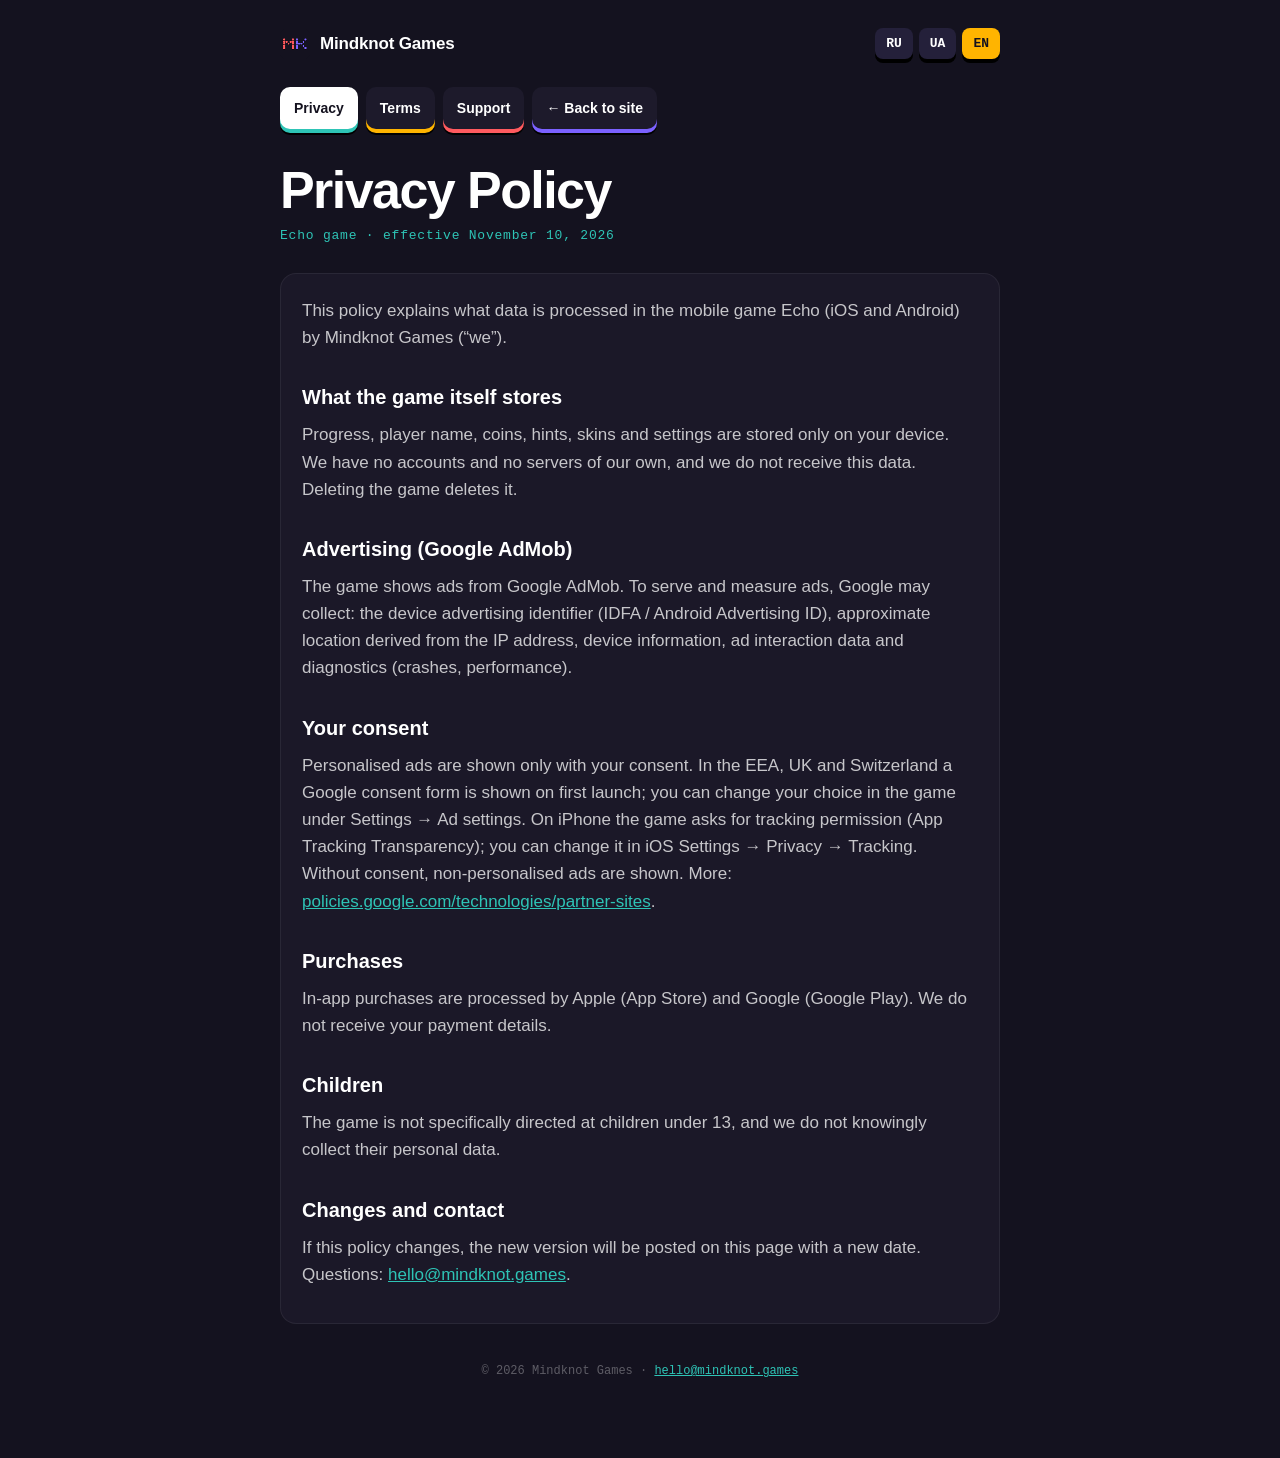
<file: echo/privacy.html>
<!DOCTYPE html><html lang="ru"><head><meta charset="utf-8"><meta name="viewport" content="width=device-width,initial-scale=1">
<title>Echo — Privacy Policy · Mindknot Games</title><link rel="icon" type="image/png" href="../favicon.png?v=2"><style>*{box-sizing:border-box}html{-webkit-text-size-adjust:100%}body{margin:0;background:#14121F;color:#fff;font:17px/1.6 -apple-system,BlinkMacSystemFont,Inter,"Segoe UI",Roboto,sans-serif}
.wrap{max-width:760px;margin:0 auto;padding:28px 20px 80px}
.top{display:flex;align-items:center;justify-content:space-between;gap:12px;flex-wrap:wrap;margin-bottom:28px}
.top a.home{color:#ffffffa0;text-decoration:none;font:600 14px ui-monospace,Menlo,monospace}
.logo{display:flex;align-items:center;gap:10px;font-weight:800;letter-spacing:-.01em;color:#fff;text-decoration:none}.logo img{width:30px;height:30px;image-rendering:pixelated;border-radius:6px}
.lang{display:flex;gap:6px}.lang button{border:0;cursor:pointer;font:700 13px ui-monospace,Menlo,monospace;color:#fff;background:#24203a;padding:8px 11px;border-radius:8px;box-shadow:0 4px 0 #000}
.lang button.on{background:#FFB400;color:#14121F}
.tabs{display:flex;gap:8px;flex-wrap:wrap;margin-bottom:34px}.tabs a{color:#fff;text-decoration:none;font-weight:700;font-size:14px;background:#1d1a2b;padding:10px 14px;border-radius:10px;box-shadow:0 4px 0 var(--k),0 6px 0 #000}
.tabs a.on{background:#fff;color:#14121F}
h1{font-size:clamp(34px,6vw,52px);line-height:1.05;letter-spacing:-.03em;margin:0 0 10px}
.sub{font:13px ui-monospace,Menlo,monospace;color:#2EC4B6;letter-spacing:.06em;margin-bottom:30px}
h2{font-size:20px;margin:30px 0 8px}p{color:#ffffffc0;margin:0 0 12px}a{color:#2EC4B6}
section[data-l]{display:none}section[data-l].on{display:block}
.card{background:#1b1828;border-radius:16px;padding:24px 22px;box-shadow:inset 0 0 0 1px #ffffff10}
footer{margin-top:40px;font:12px ui-monospace,Menlo,monospace;color:#ffffff50;text-align:center}</style></head><body><div class="wrap">
<div class="top"><a class="logo" href="../"><img src="../favicon.png?v=2" alt="">Mindknot Games</a><div class="lang"><button data-s="ru">RU</button><button data-s="ua">UA</button><button data-s="en">EN</button></div></div>
<nav class="tabs"><a href="privacy.html" class="on" style="--k:#2EC4B6" data-t="0">Конфиденциальность</a><a href="terms.html" class="" style="--k:#FFB400" data-t="1">Условия</a><a href="support.html" class="" style="--k:#FF5A5F" data-t="2">Поддержка</a><a href="../#games" style="--k:#7B61FF" data-t="3">← На сайт</a></nav>
<section data-l="ru"><h1>Политика конфиденциальности</h1><div class="sub">Игра «Эхо» · вступает в силу 10 ноября 2026</div><div class="card"><p>Эта политика описывает, какие данные обрабатываются в мобильной игре «Эхо» (iOS и Android) от Mindknot Games (далее «мы»).</p><h2>Что хранит сама игра</h2><p>Прогресс, имя игрока, монеты, подсказки, скины и настройки хранятся только на вашем устройстве. У нас нет аккаунтов и собственного сервера, и мы не получаем эти данные. При удалении игры они удаляются.</p><h2>Реклама (Google AdMob)</h2><p>В игре показывается реклама Google AdMob. Для показа и измерения рекламы Google может собирать: рекламный идентификатор устройства (IDFA / Android Advertising ID), приблизительное местоположение по IP-адресу, сведения об устройстве, данные о взаимодействии с рекламой и диагностические данные (сбои, производительность).</p><h2>Ваше согласие</h2><p>Персонализированная реклама показывается только с вашего согласия. В ЕЭЗ, Великобритании и Швейцарии при первом запуске показывается форма согласия Google; изменить выбор можно в игре: «Настройки» → «Настройки рекламы». На iPhone игра запрашивает разрешение на отслеживание (App Tracking Transparency); его можно изменить в «Настройки» iOS → «Конфиденциальность» → «Отслеживание». Без согласия показывается неперсонализированная реклама. Подробнее: <a href="https://policies.google.com/technologies/partner-sites">policies.google.com/technologies/partner-sites</a>.</p><h2>Покупки</h2><p>Встроенные покупки обрабатывают Apple (App Store) и Google (Google Play). Мы не получаем ваши платёжные данные.</p><h2>Дети</h2><p>Игра не предназначена специально для детей младше 13 лет, и мы сознательно не собираем их персональные данные.</p><h2>Изменения и связь</h2><p>Если политика изменится, новая версия появится на этой странице с новой датой. Вопросы: <a href="mailto:hello@mindknot.games">hello@mindknot.games</a>.</p></div></section><section data-l="ua"><h1>Політика конфіденційності</h1><div class="sub">Гра «Ехо» · набуває чинності 10 листопада 2026</div><div class="card"><p>Ця політика описує, які дані обробляються в мобільній грі «Ехо» (iOS та Android) від Mindknot Games (далі «ми»).</p><h2>Що зберігає сама гра</h2><p>Прогрес, ім’я гравця, монети, підказки, скіни та налаштування зберігаються лише на вашому пристрої. У нас немає акаунтів і власного сервера, і ми не отримуємо ці дані. Після видалення гри вони видаляються.</p><h2>Реклама (Google AdMob)</h2><p>У грі показується реклама Google AdMob. Для показу та вимірювання реклами Google може збирати: рекламний ідентифікатор пристрою (IDFA / Android Advertising ID), приблизне місцезнаходження за IP-адресою, відомості про пристрій, дані про взаємодію з рекламою та діагностичні дані (збої, продуктивність).</p><h2>Ваша згода</h2><p>Персоналізована реклама показується лише за вашої згоди. У ЄЕЗ, Великій Британії та Швейцарії під час першого запуску показується форма згоди Google; змінити вибір можна в грі: «Налаштування» → «Налаштування реклами». На iPhone гра запитує дозвіл на відстеження (App Tracking Transparency); його можна змінити в «Параметри» iOS → «Конфіденційність» → «Відстеження». Без згоди показується неперсоналізована реклама. Докладніше: <a href="https://policies.google.com/technologies/partner-sites">policies.google.com/technologies/partner-sites</a>.</p><h2>Покупки</h2><p>Вбудовані покупки обробляють Apple (App Store) і Google (Google Play). Ми не отримуємо ваші платіжні дані.</p><h2>Діти</h2><p>Гра не призначена спеціально для дітей молодше 13 років, і ми свідомо не збираємо їхні персональні дані.</p><h2>Зміни та зв’язок</h2><p>Якщо політика зміниться, нова версія з’явиться на цій сторінці з новою датою. Питання: <a href="mailto:hello@mindknot.games">hello@mindknot.games</a>.</p></div></section><section data-l="en"><h1>Privacy Policy</h1><div class="sub">Echo game · effective November 10, 2026</div><div class="card"><p>This policy explains what data is processed in the mobile game Echo (iOS and Android) by Mindknot Games (“we”).</p><h2>What the game itself stores</h2><p>Progress, player name, coins, hints, skins and settings are stored only on your device. We have no accounts and no servers of our own, and we do not receive this data. Deleting the game deletes it.</p><h2>Advertising (Google AdMob)</h2><p>The game shows ads from Google AdMob. To serve and measure ads, Google may collect: the device advertising identifier (IDFA / Android Advertising ID), approximate location derived from the IP address, device information, ad interaction data and diagnostics (crashes, performance).</p><h2>Your consent</h2><p>Personalised ads are shown only with your consent. In the EEA, UK and Switzerland a Google consent form is shown on first launch; you can change your choice in the game under Settings → Ad settings. On iPhone the game asks for tracking permission (App Tracking Transparency); you can change it in iOS Settings → Privacy → Tracking. Without consent, non-personalised ads are shown. More: <a href="https://policies.google.com/technologies/partner-sites">policies.google.com/technologies/partner-sites</a>.</p><h2>Purchases</h2><p>In-app purchases are processed by Apple (App Store) and Google (Google Play). We do not receive your payment details.</p><h2>Children</h2><p>The game is not specifically directed at children under 13, and we do not knowingly collect their personal data.</p><h2>Changes and contact</h2><p>If this policy changes, the new version will be posted on this page with a new date. Questions: <a href="mailto:hello@mindknot.games">hello@mindknot.games</a>.</p></div></section>
<footer>© 2026 Mindknot Games · <a href="mailto:hello@mindknot.games">hello@mindknot.games</a></footer></div>
<script>const NAV={"ru": ["Конфиденциальность", "Условия", "Поддержка", "← На сайт"], "ua": ["Конфіденційність", "Умови", "Підтримка", "← На сайт"], "en": ["Privacy", "Terms", "Support", "← Back to site"]};function set(l){if(!NAV[l])l='en';document.documentElement.lang=l==='ua'?'uk':l;document.querySelectorAll('section[data-l]').forEach(s=>s.classList.toggle('on',s.dataset.l===l));document.querySelectorAll('.lang button').forEach(b=>b.classList.toggle('on',b.dataset.s===l));document.querySelectorAll('[data-t]').forEach(a=>a.textContent=NAV[l][+a.dataset.t]);try{localStorage.setItem('mk_lang',l)}catch(e){}}
document.querySelectorAll('.lang button').forEach(b=>b.onclick=()=>set(b.dataset.s));
let l=new URLSearchParams(location.search).get('lang');try{l=l||localStorage.getItem('mk_lang')}catch(e){}if(!NAV[l]){const n=(navigator.language||'en').slice(0,2);l=n==='uk'?'ua':n==='ru'?'ru':'en'}set(l);</script></body></html>
</file>
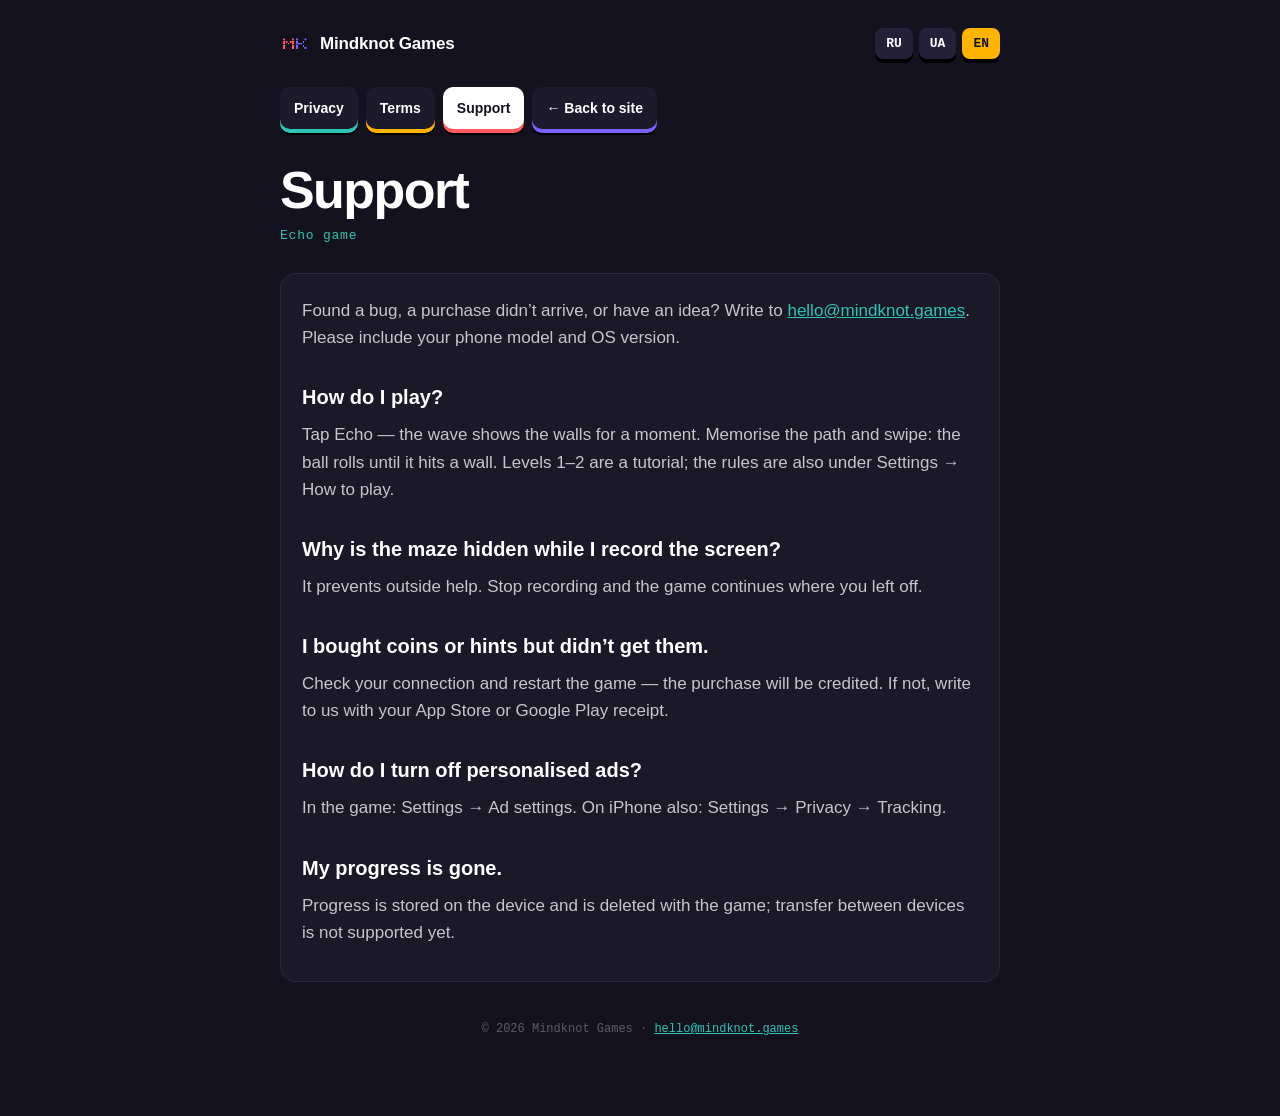
<file: echo/support.html>
<!DOCTYPE html><html lang="ru"><head><meta charset="utf-8"><meta name="viewport" content="width=device-width,initial-scale=1">
<title>Echo — Support · Mindknot Games</title><link rel="icon" type="image/png" href="../favicon.png?v=2"><style>*{box-sizing:border-box}html{-webkit-text-size-adjust:100%}body{margin:0;background:#14121F;color:#fff;font:17px/1.6 -apple-system,BlinkMacSystemFont,Inter,"Segoe UI",Roboto,sans-serif}
.wrap{max-width:760px;margin:0 auto;padding:28px 20px 80px}
.top{display:flex;align-items:center;justify-content:space-between;gap:12px;flex-wrap:wrap;margin-bottom:28px}
.top a.home{color:#ffffffa0;text-decoration:none;font:600 14px ui-monospace,Menlo,monospace}
.logo{display:flex;align-items:center;gap:10px;font-weight:800;letter-spacing:-.01em;color:#fff;text-decoration:none}.logo img{width:30px;height:30px;image-rendering:pixelated;border-radius:6px}
.lang{display:flex;gap:6px}.lang button{border:0;cursor:pointer;font:700 13px ui-monospace,Menlo,monospace;color:#fff;background:#24203a;padding:8px 11px;border-radius:8px;box-shadow:0 4px 0 #000}
.lang button.on{background:#FFB400;color:#14121F}
.tabs{display:flex;gap:8px;flex-wrap:wrap;margin-bottom:34px}.tabs a{color:#fff;text-decoration:none;font-weight:700;font-size:14px;background:#1d1a2b;padding:10px 14px;border-radius:10px;box-shadow:0 4px 0 var(--k),0 6px 0 #000}
.tabs a.on{background:#fff;color:#14121F}
h1{font-size:clamp(34px,6vw,52px);line-height:1.05;letter-spacing:-.03em;margin:0 0 10px}
.sub{font:13px ui-monospace,Menlo,monospace;color:#2EC4B6;letter-spacing:.06em;margin-bottom:30px}
h2{font-size:20px;margin:30px 0 8px}p{color:#ffffffc0;margin:0 0 12px}a{color:#2EC4B6}
section[data-l]{display:none}section[data-l].on{display:block}
.card{background:#1b1828;border-radius:16px;padding:24px 22px;box-shadow:inset 0 0 0 1px #ffffff10}
footer{margin-top:40px;font:12px ui-monospace,Menlo,monospace;color:#ffffff50;text-align:center}</style></head><body><div class="wrap">
<div class="top"><a class="logo" href="../"><img src="../favicon.png?v=2" alt="">Mindknot Games</a><div class="lang"><button data-s="ru">RU</button><button data-s="ua">UA</button><button data-s="en">EN</button></div></div>
<nav class="tabs"><a href="privacy.html" class="" style="--k:#2EC4B6" data-t="0">Конфиденциальность</a><a href="terms.html" class="" style="--k:#FFB400" data-t="1">Условия</a><a href="support.html" class="on" style="--k:#FF5A5F" data-t="2">Поддержка</a><a href="../#games" style="--k:#7B61FF" data-t="3">← На сайт</a></nav>
<section data-l="ru"><h1>Поддержка</h1><div class="sub">Игра «Эхо»</div><div class="card"><p>Нашли ошибку, не прошла покупка или есть идея? Напишите на <a href="mailto:hello@mindknot.games">hello@mindknot.games</a>. Укажите модель телефона и версию системы — так мы быстрее разберёмся.</p><h2>Как играть?</h2><p>Нажмите «Эхо» — волна на пару секунд покажет стены. Запомните путь и свайпайте: шарик катится до стены. Первые два уровня — обучение; правила также есть в «Настройки» → «Как играть».</p><h2>Почему при записи экрана лабиринт скрыт?</h2><p>Это защита от подсказок со стороны. Выключите запись — игра продолжится с того же места.</p><h2>Купил монеты или подсказки, но они не пришли.</h2><p>Проверьте интернет и перезапустите игру — покупка будет зачислена. Если не помогло, напишите нам и приложите чек из App Store или Google Play.</p><h2>Как отключить персонализированную рекламу?</h2><p>В игре: «Настройки» → «Настройки рекламы». На iPhone также: «Настройки» → «Конфиденциальность» → «Отслеживание».</p><h2>Пропал прогресс.</h2><p>Прогресс хранится на устройстве и удаляется вместе с игрой; перенос между устройствами пока не поддерживается.</p></div></section><section data-l="ua"><h1>Підтримка</h1><div class="sub">Гра «Ехо»</div><div class="card"><p>Знайшли помилку, не пройшла покупка чи є ідея? Напишіть на <a href="mailto:hello@mindknot.games">hello@mindknot.games</a>. Вкажіть модель телефона та версію системи — так ми швидше розберемося.</p><h2>Як грати?</h2><p>Натисніть «Ехо» — хвиля на кілька секунд покаже стіни. Запам’ятайте шлях і свайпайте: кулька котиться до стіни. Перші два рівні — навчання; правила також є в «Налаштування» → «Як грати».</p><h2>Чому під час запису екрана лабіринт приховано?</h2><p>Це захист від підказок збоку. Вимкніть запис — гра продовжиться з того ж місця.</p><h2>Купив монети чи підказки, але вони не надійшли.</h2><p>Перевірте інтернет і перезапустіть гру — покупку буде зараховано. Якщо не допомогло, напишіть нам і додайте чек з App Store або Google Play.</p><h2>Як вимкнути персоналізовану рекламу?</h2><p>У грі: «Налаштування» → «Налаштування реклами». На iPhone також: «Параметри» → «Конфіденційність» → «Відстеження».</p><h2>Зник прогрес.</h2><p>Прогрес зберігається на пристрої й видаляється разом із грою; перенесення між пристроями поки не підтримується.</p></div></section><section data-l="en"><h1>Support</h1><div class="sub">Echo game</div><div class="card"><p>Found a bug, a purchase didn’t arrive, or have an idea? Write to <a href="mailto:hello@mindknot.games">hello@mindknot.games</a>. Please include your phone model and OS version.</p><h2>How do I play?</h2><p>Tap Echo — the wave shows the walls for a moment. Memorise the path and swipe: the ball rolls until it hits a wall. Levels 1–2 are a tutorial; the rules are also under Settings → How to play.</p><h2>Why is the maze hidden while I record the screen?</h2><p>It prevents outside help. Stop recording and the game continues where you left off.</p><h2>I bought coins or hints but didn’t get them.</h2><p>Check your connection and restart the game — the purchase will be credited. If not, write to us with your App Store or Google Play receipt.</p><h2>How do I turn off personalised ads?</h2><p>In the game: Settings → Ad settings. On iPhone also: Settings → Privacy → Tracking.</p><h2>My progress is gone.</h2><p>Progress is stored on the device and is deleted with the game; transfer between devices is not supported yet.</p></div></section>
<footer>© 2026 Mindknot Games · <a href="mailto:hello@mindknot.games">hello@mindknot.games</a></footer></div>
<script>const NAV={"ru": ["Конфиденциальность", "Условия", "Поддержка", "← На сайт"], "ua": ["Конфіденційність", "Умови", "Підтримка", "← На сайт"], "en": ["Privacy", "Terms", "Support", "← Back to site"]};function set(l){if(!NAV[l])l='en';document.documentElement.lang=l==='ua'?'uk':l;document.querySelectorAll('section[data-l]').forEach(s=>s.classList.toggle('on',s.dataset.l===l));document.querySelectorAll('.lang button').forEach(b=>b.classList.toggle('on',b.dataset.s===l));document.querySelectorAll('[data-t]').forEach(a=>a.textContent=NAV[l][+a.dataset.t]);try{localStorage.setItem('mk_lang',l)}catch(e){}}
document.querySelectorAll('.lang button').forEach(b=>b.onclick=()=>set(b.dataset.s));
let l=new URLSearchParams(location.search).get('lang');try{l=l||localStorage.getItem('mk_lang')}catch(e){}if(!NAV[l]){const n=(navigator.language||'en').slice(0,2);l=n==='uk'?'ua':n==='ru'?'ru':'en'}set(l);</script></body></html>
</file>
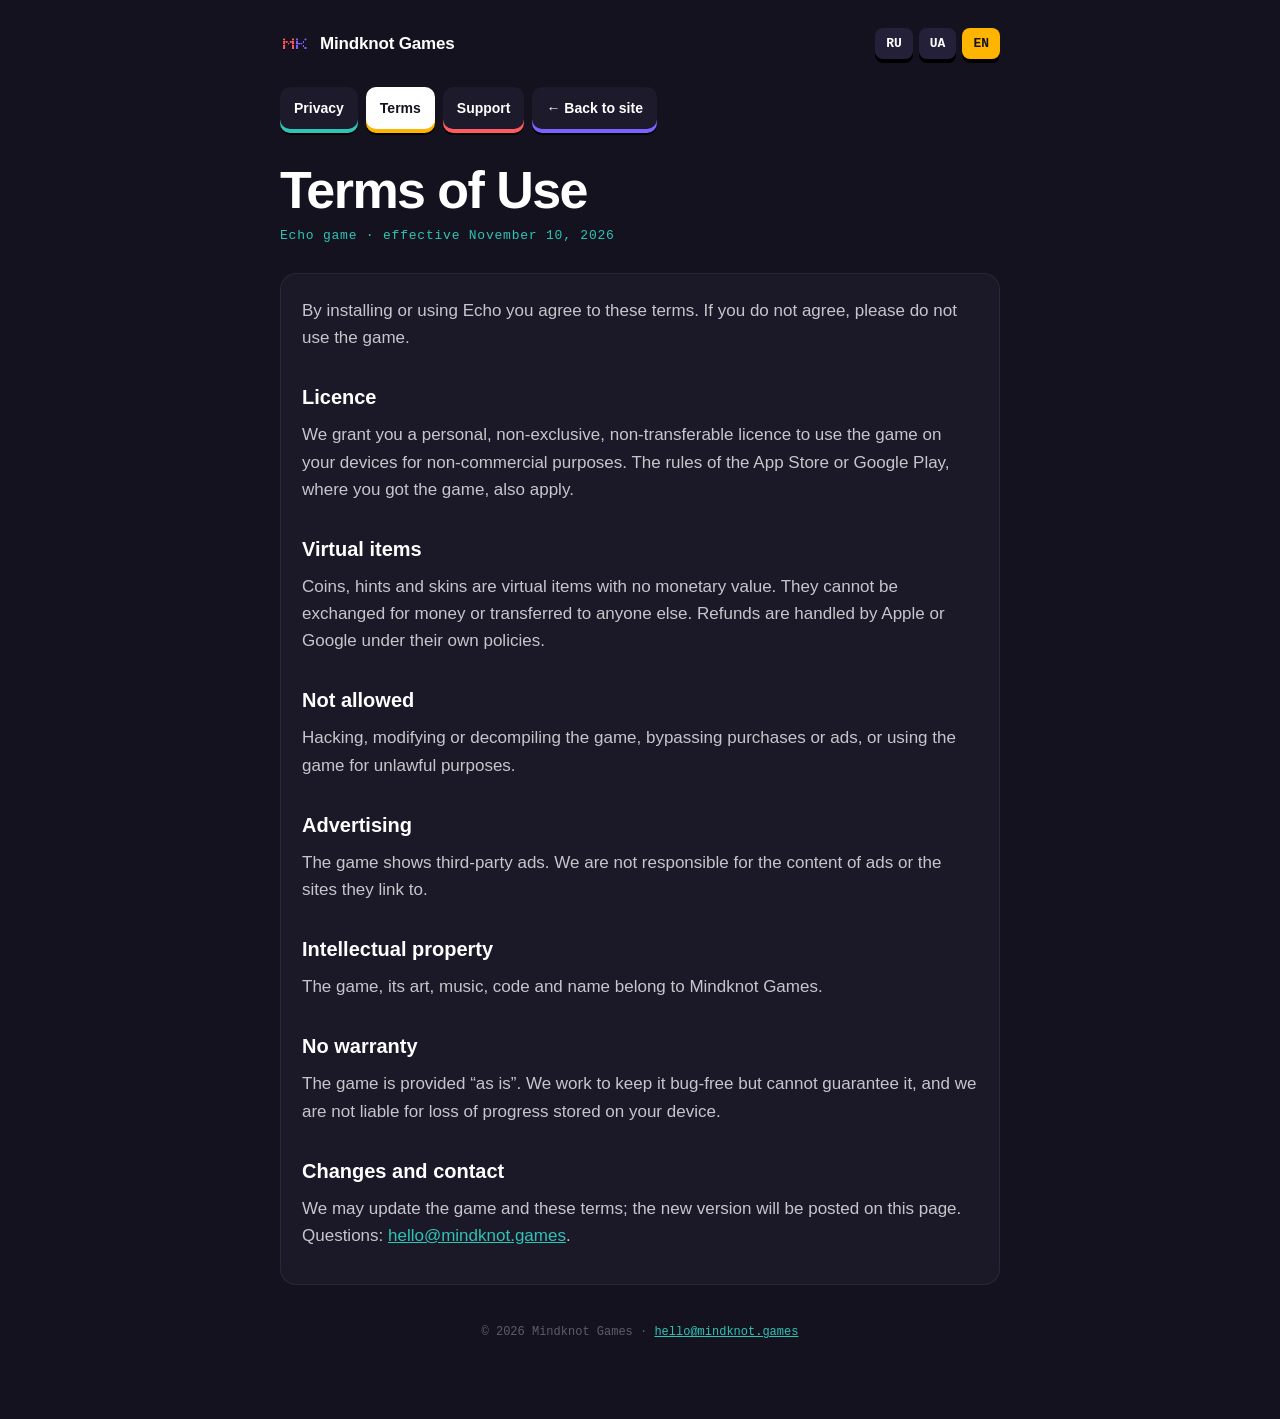
<file: echo/terms.html>
<!DOCTYPE html><html lang="ru"><head><meta charset="utf-8"><meta name="viewport" content="width=device-width,initial-scale=1">
<title>Echo — Terms of Use · Mindknot Games</title><link rel="icon" type="image/png" href="../favicon.png?v=2"><style>*{box-sizing:border-box}html{-webkit-text-size-adjust:100%}body{margin:0;background:#14121F;color:#fff;font:17px/1.6 -apple-system,BlinkMacSystemFont,Inter,"Segoe UI",Roboto,sans-serif}
.wrap{max-width:760px;margin:0 auto;padding:28px 20px 80px}
.top{display:flex;align-items:center;justify-content:space-between;gap:12px;flex-wrap:wrap;margin-bottom:28px}
.top a.home{color:#ffffffa0;text-decoration:none;font:600 14px ui-monospace,Menlo,monospace}
.logo{display:flex;align-items:center;gap:10px;font-weight:800;letter-spacing:-.01em;color:#fff;text-decoration:none}.logo img{width:30px;height:30px;image-rendering:pixelated;border-radius:6px}
.lang{display:flex;gap:6px}.lang button{border:0;cursor:pointer;font:700 13px ui-monospace,Menlo,monospace;color:#fff;background:#24203a;padding:8px 11px;border-radius:8px;box-shadow:0 4px 0 #000}
.lang button.on{background:#FFB400;color:#14121F}
.tabs{display:flex;gap:8px;flex-wrap:wrap;margin-bottom:34px}.tabs a{color:#fff;text-decoration:none;font-weight:700;font-size:14px;background:#1d1a2b;padding:10px 14px;border-radius:10px;box-shadow:0 4px 0 var(--k),0 6px 0 #000}
.tabs a.on{background:#fff;color:#14121F}
h1{font-size:clamp(34px,6vw,52px);line-height:1.05;letter-spacing:-.03em;margin:0 0 10px}
.sub{font:13px ui-monospace,Menlo,monospace;color:#2EC4B6;letter-spacing:.06em;margin-bottom:30px}
h2{font-size:20px;margin:30px 0 8px}p{color:#ffffffc0;margin:0 0 12px}a{color:#2EC4B6}
section[data-l]{display:none}section[data-l].on{display:block}
.card{background:#1b1828;border-radius:16px;padding:24px 22px;box-shadow:inset 0 0 0 1px #ffffff10}
footer{margin-top:40px;font:12px ui-monospace,Menlo,monospace;color:#ffffff50;text-align:center}</style></head><body><div class="wrap">
<div class="top"><a class="logo" href="../"><img src="../favicon.png?v=2" alt="">Mindknot Games</a><div class="lang"><button data-s="ru">RU</button><button data-s="ua">UA</button><button data-s="en">EN</button></div></div>
<nav class="tabs"><a href="privacy.html" class="" style="--k:#2EC4B6" data-t="0">Конфиденциальность</a><a href="terms.html" class="on" style="--k:#FFB400" data-t="1">Условия</a><a href="support.html" class="" style="--k:#FF5A5F" data-t="2">Поддержка</a><a href="../#games" style="--k:#7B61FF" data-t="3">← На сайт</a></nav>
<section data-l="ru"><h1>Условия использования</h1><div class="sub">Игра «Эхо» · вступают в силу 10 ноября 2026</div><div class="card"><p>Устанавливая или используя игру «Эхо», вы соглашаетесь с этими условиями. Если вы не согласны — пожалуйста, не используйте игру.</p><h2>Лицензия</h2><p>Мы предоставляем вам личную, неисключительную и непередаваемую лицензию на использование игры на ваших устройствах для некоммерческих целей. Также действуют правила App Store или Google Play, через которые вы установили игру.</p><h2>Виртуальные товары</h2><p>Монеты, подсказки и скины — это виртуальные предметы без денежной стоимости. Их нельзя обменять на деньги или передать другому человеку. Возврат покупок выполняют Apple или Google по своим правилам.</p><h2>Запрещено</h2><p>Взламывать, изменять или декомпилировать игру, обходить покупки и рекламу, использовать игру для незаконных целей.</p><h2>Реклама</h2><p>Игра показывает рекламу сторонних компаний. Мы не отвечаем за содержание рекламы и сайтов, на которые она ведёт.</p><h2>Интеллектуальная собственность</h2><p>Игра, её графика, музыка, код и название принадлежат Mindknot Games.</p><h2>Без гарантий</h2><p>Игра предоставляется «как есть». Мы стараемся, чтобы она работала без ошибок, но не можем это гарантировать и не отвечаем за потерю прогресса, хранящегося на устройстве.</p><h2>Изменения и связь</h2><p>Мы можем обновлять игру и эти условия; новая версия появится на этой странице. Вопросы: <a href="mailto:hello@mindknot.games">hello@mindknot.games</a>.</p></div></section><section data-l="ua"><h1>Умови використання</h1><div class="sub">Гра «Ехо» · набувають чинності 10 листопада 2026</div><div class="card"><p>Встановлюючи або використовуючи гру «Ехо», ви погоджуєтеся з цими умовами. Якщо ви не згодні — будь ласка, не використовуйте гру.</p><h2>Ліцензія</h2><p>Ми надаємо вам особисту, невиключну та непередавану ліцензію на використання гри на ваших пристроях для некомерційних цілей. Також діють правила App Store або Google Play, через які ви встановили гру.</p><h2>Віртуальні товари</h2><p>Монети, підказки та скіни — це віртуальні предмети без грошової вартості. Їх не можна обміняти на гроші або передати іншій людині. Повернення покупок виконують Apple або Google за своїми правилами.</p><h2>Заборонено</h2><p>Зламувати, змінювати або декомпілювати гру, обходити покупки та рекламу, використовувати гру для незаконних цілей.</p><h2>Реклама</h2><p>Гра показує рекламу сторонніх компаній. Ми не відповідаємо за зміст реклами та сайтів, на які вона веде.</p><h2>Інтелектуальна власність</h2><p>Гра, її графіка, музика, код і назва належать Mindknot Games.</p><h2>Без гарантій</h2><p>Гра надається «як є». Ми намагаємося, щоб вона працювала без помилок, але не можемо цього гарантувати й не відповідаємо за втрату прогресу, що зберігається на пристрої.</p><h2>Зміни та зв’язок</h2><p>Ми можемо оновлювати гру й ці умови; нова версія з’явиться на цій сторінці. Питання: <a href="mailto:hello@mindknot.games">hello@mindknot.games</a>.</p></div></section><section data-l="en"><h1>Terms of Use</h1><div class="sub">Echo game · effective November 10, 2026</div><div class="card"><p>By installing or using Echo you agree to these terms. If you do not agree, please do not use the game.</p><h2>Licence</h2><p>We grant you a personal, non-exclusive, non-transferable licence to use the game on your devices for non-commercial purposes. The rules of the App Store or Google Play, where you got the game, also apply.</p><h2>Virtual items</h2><p>Coins, hints and skins are virtual items with no monetary value. They cannot be exchanged for money or transferred to anyone else. Refunds are handled by Apple or Google under their own policies.</p><h2>Not allowed</h2><p>Hacking, modifying or decompiling the game, bypassing purchases or ads, or using the game for unlawful purposes.</p><h2>Advertising</h2><p>The game shows third-party ads. We are not responsible for the content of ads or the sites they link to.</p><h2>Intellectual property</h2><p>The game, its art, music, code and name belong to Mindknot Games.</p><h2>No warranty</h2><p>The game is provided “as is”. We work to keep it bug-free but cannot guarantee it, and we are not liable for loss of progress stored on your device.</p><h2>Changes and contact</h2><p>We may update the game and these terms; the new version will be posted on this page. Questions: <a href="mailto:hello@mindknot.games">hello@mindknot.games</a>.</p></div></section>
<footer>© 2026 Mindknot Games · <a href="mailto:hello@mindknot.games">hello@mindknot.games</a></footer></div>
<script>const NAV={"ru": ["Конфиденциальность", "Условия", "Поддержка", "← На сайт"], "ua": ["Конфіденційність", "Умови", "Підтримка", "← На сайт"], "en": ["Privacy", "Terms", "Support", "← Back to site"]};function set(l){if(!NAV[l])l='en';document.documentElement.lang=l==='ua'?'uk':l;document.querySelectorAll('section[data-l]').forEach(s=>s.classList.toggle('on',s.dataset.l===l));document.querySelectorAll('.lang button').forEach(b=>b.classList.toggle('on',b.dataset.s===l));document.querySelectorAll('[data-t]').forEach(a=>a.textContent=NAV[l][+a.dataset.t]);try{localStorage.setItem('mk_lang',l)}catch(e){}}
document.querySelectorAll('.lang button').forEach(b=>b.onclick=()=>set(b.dataset.s));
let l=new URLSearchParams(location.search).get('lang');try{l=l||localStorage.getItem('mk_lang')}catch(e){}if(!NAV[l]){const n=(navigator.language||'en').slice(0,2);l=n==='uk'?'ua':n==='ru'?'ru':'en'}set(l);</script></body></html>
</file>
